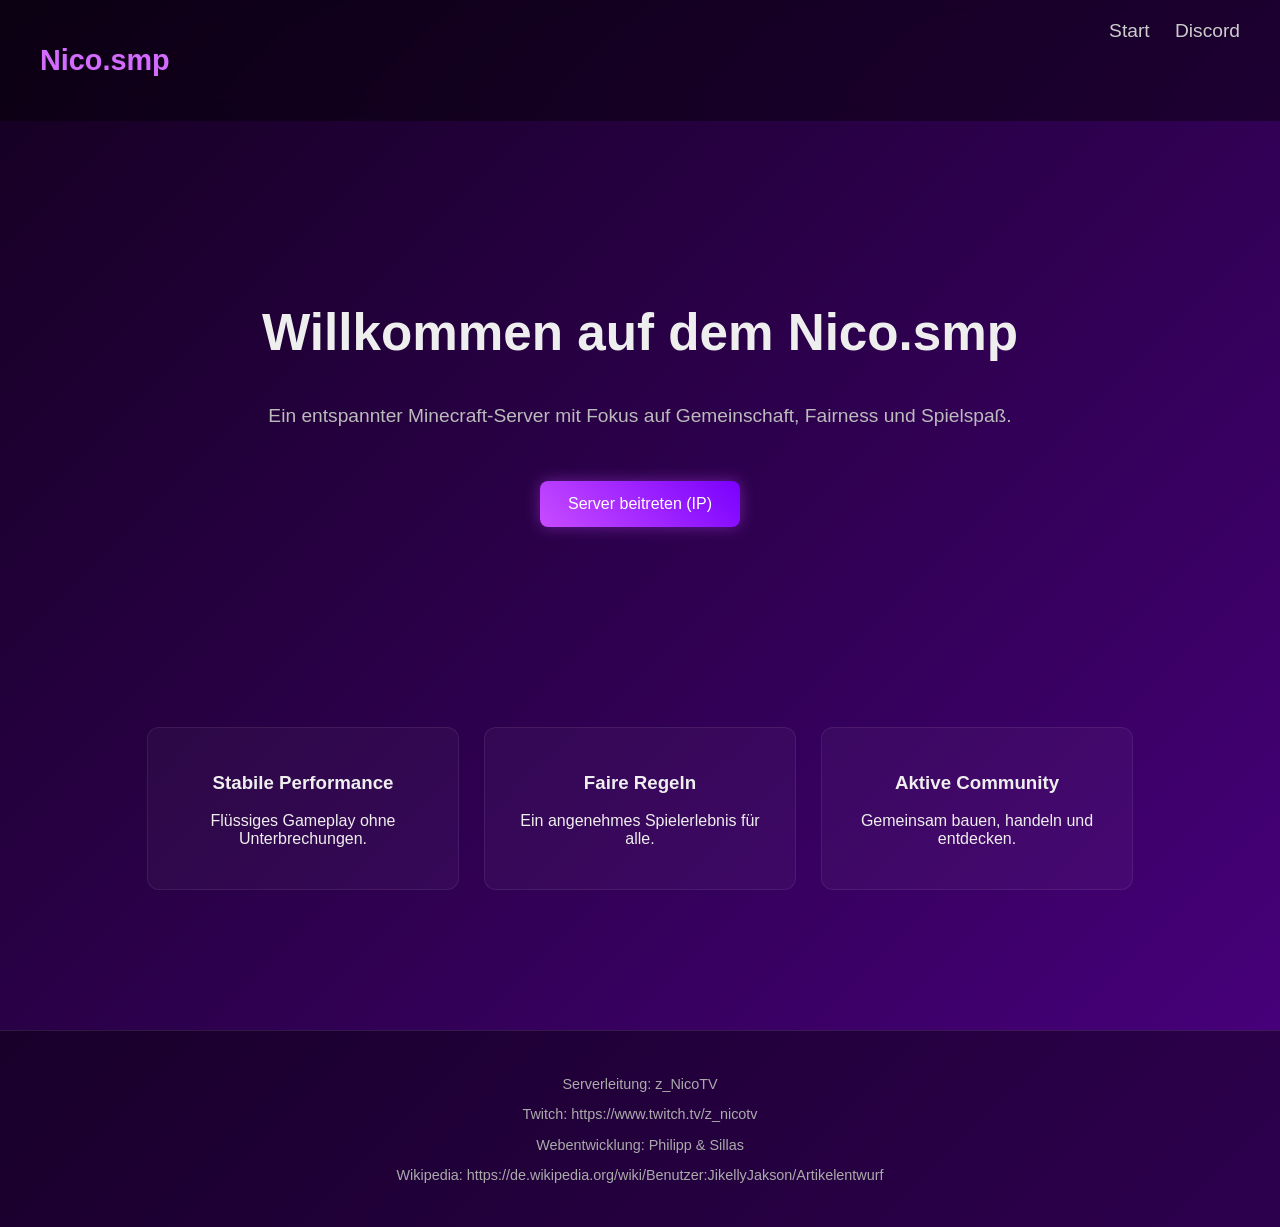
<file: index.html>
<!DOCTYPE html>
<html lang="de">
<head>
<meta charset="UTF-8">
<meta name="viewport" content="width=device-width, initial-scale=1.0">
<title>Nico.smp</title>

<style>
body {
    margin: 0;
    font-family: 'Segoe UI', sans-serif;
    background: linear-gradient(135deg, #140020, #2e004f, #4b0082);
    color: #eee;
}

/* NAVBAR */
nav {
    display: flex;
    justify-content: space-between;
    padding: 20px 40px;
    background: rgba(0,0,0,0.4);
    backdrop-filter: blur(10px);
    font-size: larger;
}

nav h2 {
    color: #d46bff;
}

nav a {
    color: #ccc;
    text-decoration: none;
    margin-left: 20px;
    transition: 0.2s;
}

nav a:hover {
    color: white;
}

/* HERO */
.hero {
    text-align: center;
    padding: 140px 20px;
}

.hero h1 {
    font-size: 3.2em;
    font-weight: 600;
    opacity: 0;
    transform: translateY(-40px);
    animation: slideDown 1.2s ease forwards;
}

.hero p {
    margin-top: 20px;
    font-size: 1.2em;
    color: #bbb;
    opacity: 0;
    animation: fadeIn 1.8s ease forwards;
    animation-delay: 0.8s;
}

.btn {
    margin-top: 35px;
    padding: 14px 28px;
    border-radius: 8px;
    border: none;
    font-size: 1em;
    background: linear-gradient(45deg, #c84cff, #7a00ff);
    color: white;
    cursor: pointer;
    transition: 0.25s;
    box-shadow: 0 0 15px rgba(200, 76, 255, 0.4);
    opacity: 0;
    animation: fadeIn 2s ease forwards;
    animation-delay: 1.4s;
}

.btn:hover {
    transform: translateY(-2px);
    box-shadow: 0 0 25px rgba(200, 76, 255, 0.7);
}

/* FEATURES */
.features {
    display: flex;
    justify-content: center;
    flex-wrap: wrap;
    gap: 25px;
    padding: 60px 20px;
}

.card {
    background: rgba(255,255,255,0.03);
    border: 1px solid rgba(255,255,255,0.08);
    padding: 25px;
    border-radius: 12px;
    width: 260px;
    text-align: center;
    transition: 0.25s;
}

.card:hover {
    transform: translateY(-6px);
    border-color: rgba(200, 76, 255, 0.5);
}

/* FOOTER / IMPRESSUM */
footer {
    margin-top: 80px;
    padding: 30px;
    text-align: center;
    font-size: 0.9em;
    color: #aaa;
    background: rgba(0,0,0,0.4);
    border-top: 1px solid rgba(255,255,255,0.1);
}

/* ANIMATIONEN */
@keyframes slideDown {
    to {
        opacity: 1;
        transform: translateY(0);
    }
}

@keyframes fadeIn {
    to {
        opacity: 1;
    }
}
</style>
</head>

<body>

<nav>
    <h2>Nico.smp</h2>
    <div>
        <a href="#" onclick="location.reload()">Start</a>
        <a href="https://discord.gg/PnZwRT5c" target="_blank">Discord</a>
    </div>
</nav>

<section class="hero">
    <h1>Willkommen auf dem Nico.smp</h1>
    <p>Ein entspannter Minecraft-Server mit Fokus auf Gemeinschaft, Fairness und Spielspaß.</p>
    <button class="btn" onclick="copyIP()">Server beitreten (IP)</button>
</section>

<section class="features">
    <div class="card">
        <h3>Stabile Performance</h3>
        <p>Flüssiges Gameplay ohne Unterbrechungen.</p>
    </div>

    <div class="card">
        <h3>Faire Regeln</h3>
        <p>Ein angenehmes Spielerlebnis für alle.</p>
    </div>

    <div class="card">
        <h3>Aktive Community</h3>
        <p>Gemeinsam bauen, handeln und entdecken.</p>
    </div>
</section>

<footer>
    <p>Serverleitung: z_NicoTV</p>
    <p>Twitch: https://www.twitch.tv/z_nicotv</p>
    <p>Webentwicklung: Philipp & Sillas</p>
    <p>Wikipedia: https://de.wikipedia.org/wiki/Benutzer:JikellyJakson/Artikelentwurf</p>
</footer>

<script>
function copyIP() {
    navigator.clipboard.writeText("deine.server.ip");
    alert("Server IP wurde kopiert!");
}
</script>

</body>
</html>
</file>
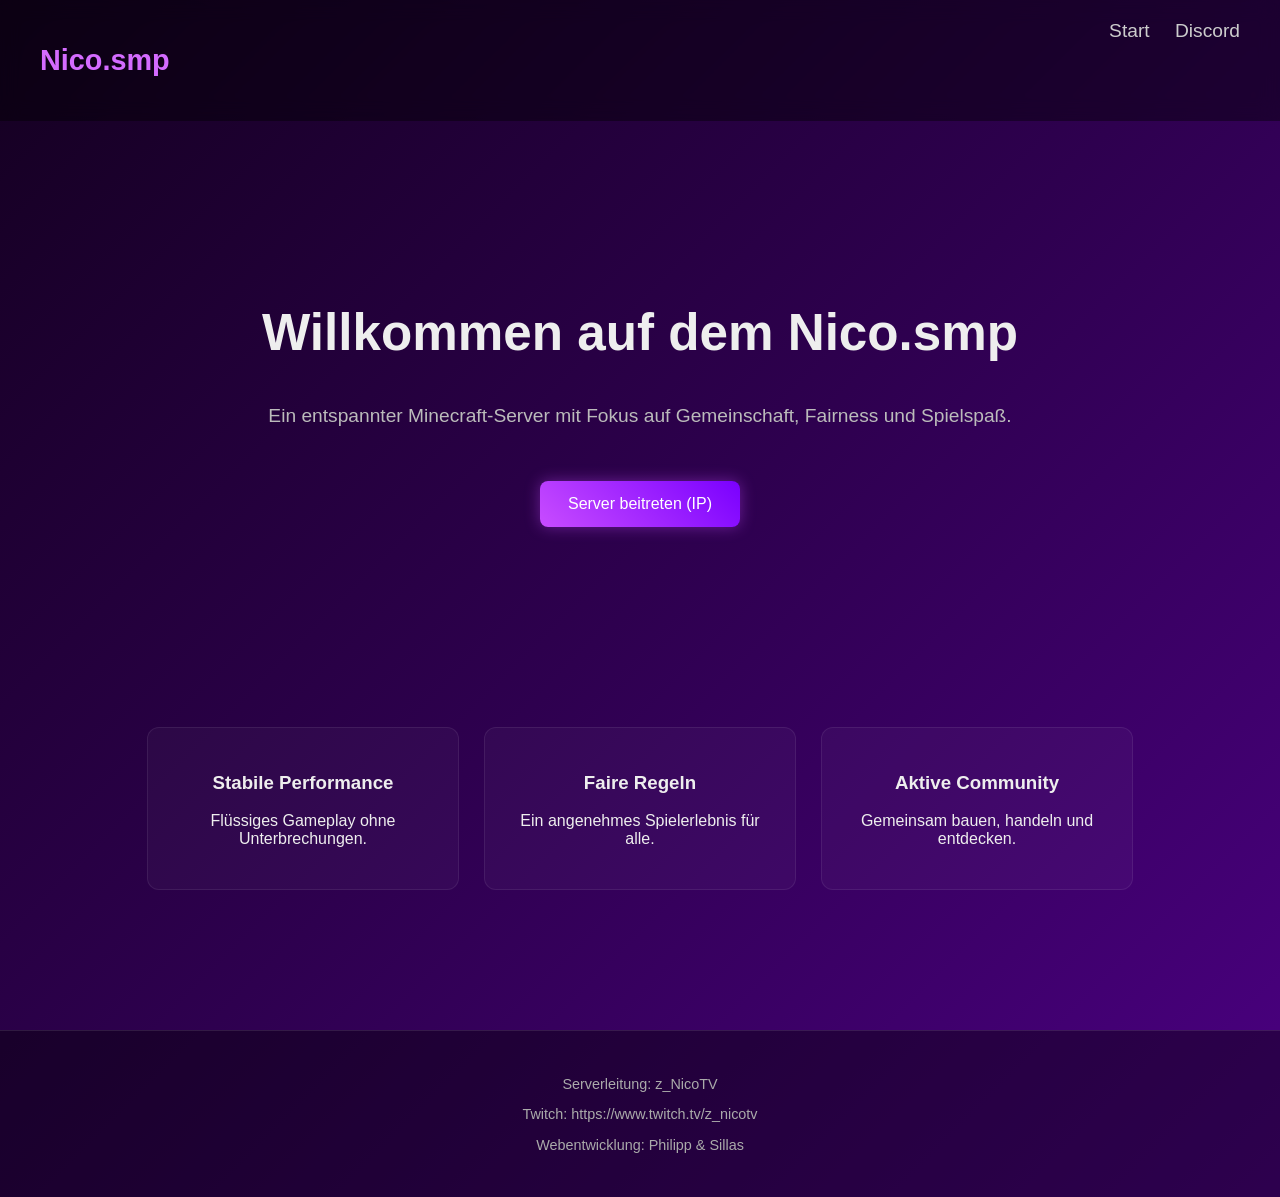
<file: Nicosmp.html>
<!DOCTYPE html>
<html lang="de">
<head>
<meta charset="UTF-8">
<meta name="viewport" content="width=device-width, initial-scale=1.0">
<title>Nico.smp</title>

<style>
body {
    margin: 0;
    font-family: 'Segoe UI', sans-serif;
    background: linear-gradient(135deg, #140020, #2e004f, #4b0082);
    color: #eee;
}

/* NAVBAR */
nav {
    display: flex;
    justify-content: space-between;
    padding: 20px 40px;
    background: rgba(0,0,0,0.4);
    backdrop-filter: blur(10px);
    font-size: larger;
}

nav h2 {
    color: #d46bff;
}

nav a {
    color: #ccc;
    text-decoration: none;
    margin-left: 20px;
    transition: 0.2s;
}

nav a:hover {
    color: white;
}

/* HERO */
.hero {
    text-align: center;
    padding: 140px 20px;
}

.hero h1 {
    font-size: 3.2em;
    font-weight: 600;
    opacity: 0;
    transform: translateY(-40px);
    animation: slideDown 1.2s ease forwards;
}

.hero p {
    margin-top: 20px;
    font-size: 1.2em;
    color: #bbb;
    opacity: 0;
    animation: fadeIn 1.8s ease forwards;
    animation-delay: 0.8s;
}

.btn {
    margin-top: 35px;
    padding: 14px 28px;
    border-radius: 8px;
    border: none;
    font-size: 1em;
    background: linear-gradient(45deg, #c84cff, #7a00ff);
    color: white;
    cursor: pointer;
    transition: 0.25s;
    box-shadow: 0 0 15px rgba(200, 76, 255, 0.4);
    opacity: 0;
    animation: fadeIn 2s ease forwards;
    animation-delay: 1.4s;
}

.btn:hover {
    transform: translateY(-2px);
    box-shadow: 0 0 25px rgba(200, 76, 255, 0.7);
}

/* FEATURES */
.features {
    display: flex;
    justify-content: center;
    flex-wrap: wrap;
    gap: 25px;
    padding: 60px 20px;
}

.card {
    background: rgba(255,255,255,0.03);
    border: 1px solid rgba(255,255,255,0.08);
    padding: 25px;
    border-radius: 12px;
    width: 260px;
    text-align: center;
    transition: 0.25s;
}

.card:hover {
    transform: translateY(-6px);
    border-color: rgba(200, 76, 255, 0.5);
}

/* FOOTER / IMPRESSUM */
footer {
    margin-top: 80px;
    padding: 30px;
    text-align: center;
    font-size: 0.9em;
    color: #aaa;
    background: rgba(0,0,0,0.4);
    border-top: 1px solid rgba(255,255,255,0.1);
}

/* ANIMATIONEN */
@keyframes slideDown {
    to {
        opacity: 1;
        transform: translateY(0);
    }
}

@keyframes fadeIn {
    to {
        opacity: 1;
    }
}
</style>
</head>

<body>

<nav>
    <h2>Nico.smp</h2>
    <div>
        <a href="#" onclick="location.reload()">Start</a>
        <a href="https://discord.gg/PnZwRT5c" target="_blank">Discord</a>
    </div>
</nav>

<section class="hero">
    <h1>Willkommen auf dem Nico.smp</h1>
    <p>Ein entspannter Minecraft-Server mit Fokus auf Gemeinschaft, Fairness und Spielspaß.</p>
    <button class="btn" onclick="copyIP()">Server beitreten (IP)</button>
</section>

<section class="features">
    <div class="card">
        <h3>Stabile Performance</h3>
        <p>Flüssiges Gameplay ohne Unterbrechungen.</p>
    </div>

    <div class="card">
        <h3>Faire Regeln</h3>
        <p>Ein angenehmes Spielerlebnis für alle.</p>
    </div>

    <div class="card">
        <h3>Aktive Community</h3>
        <p>Gemeinsam bauen, handeln und entdecken.</p>
    </div>
</section>

<footer>
    <p>Serverleitung: z_NicoTV</p>
    <p>Twitch: https://www.twitch.tv/z_nicotv</p>
    <p>Webentwicklung: Philipp & Sillas</p>
</footer>

<script>
function copyIP() {
    navigator.clipboard.writeText("deine.server.ip");
    alert("Server IP wurde kopiert!");
}
</script>

</body>
</html>
</file>
